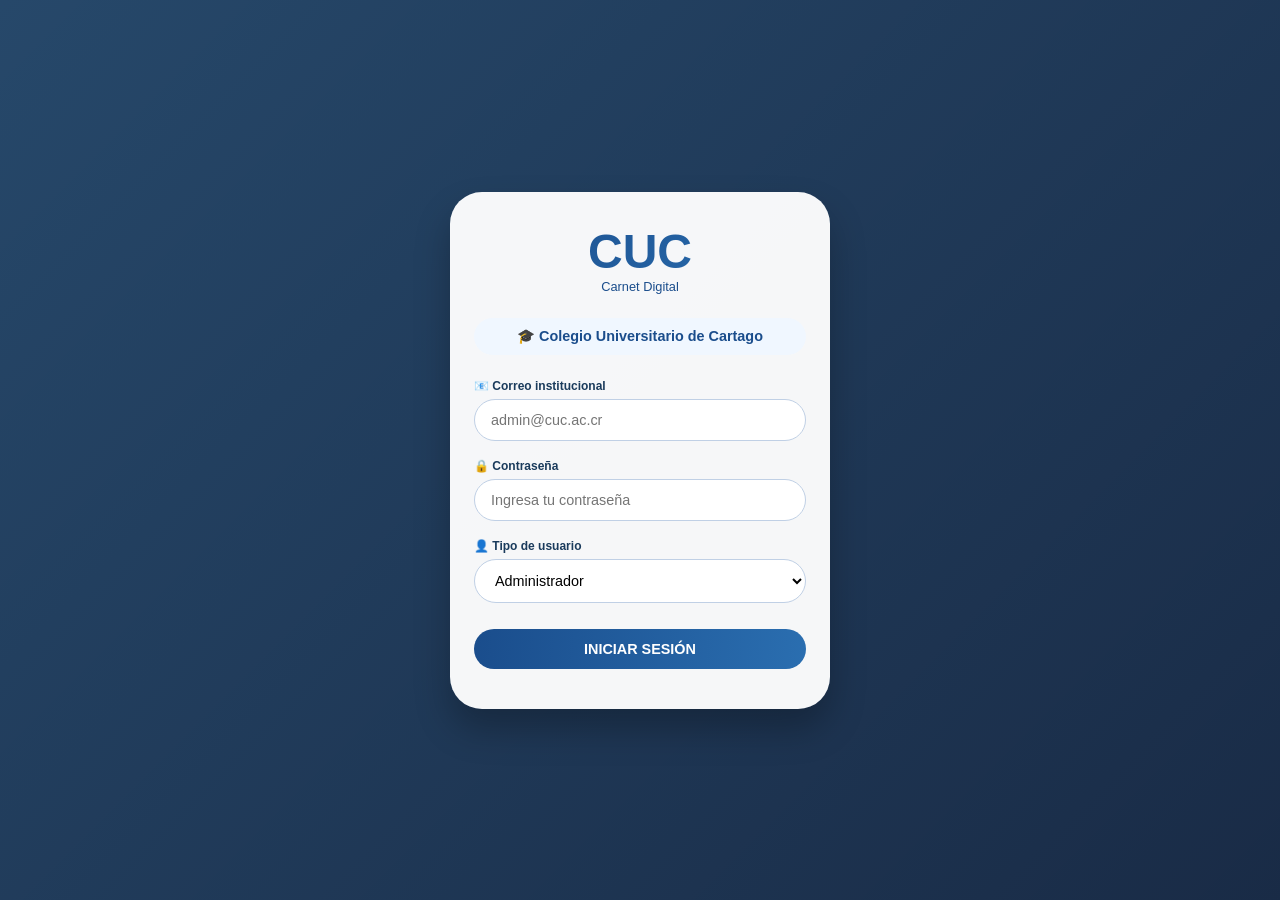
<file: LoginSRV1/index.html>
<!DOCTYPE html>
<html lang="es">
<head>
    <meta charset="UTF-8">
    <meta name="viewport" content="width=device-width, initial-scale=1.0, viewport-fit=cover">
    <title>CUC - Carnet Digital</title>
    <style>
        * {
            margin: 0;
            padding: 0;
            box-sizing: border-box;
        }

        body {
            font-family: 'Segoe UI', Roboto, 'Helvetica Neue', sans-serif;
            min-height: 100vh;
            background: linear-gradient(135deg, rgba(0, 40, 80, 0.85), rgba(0, 20, 50, 0.9)),
                        url('https://www.cuc.ac.cr/sites/default/files/styles/imagen_destacada/public/2024-02/fachada-cuc_0.jpg') center/cover no-repeat;
            background-size: cover;
            background-position: center;
            display: flex;
            align-items: center;
            justify-content: center;
            padding: 20px;
        }

        .login-container {
            width: 100%;
            max-width: 380px;
            background: rgba(255, 255, 255, 0.96);
            border-radius: 32px;
            box-shadow: 0 20px 35px rgba(0, 0, 0, 0.25);
            padding: 32px 24px 40px;
            transition: all 0.3s ease;
        }

        .cuc-header {
            text-align: center;
            margin-bottom: 24px;
        }

        .cuc-logo {
            font-size: 3rem;
            font-weight: 800;
            background: linear-gradient(135deg, #1a4d8c, #2a6eb0);
            -webkit-background-clip: text;
            background-clip: text;
            color: transparent;
        }

        .cuc-sub {
            font-size: 0.8rem;
            color: #1a4d8c;
            font-weight: 500;
        }

        .institution-name {
            text-align: center;
            font-size: 0.9rem;
            font-weight: 600;
            color: #1a4d8c;
            background: #f0f7ff;
            padding: 10px;
            border-radius: 40px;
            margin-bottom: 24px;
        }

        .input-group {
            margin-bottom: 18px;
        }

        .input-group label {
            display: block;
            font-size: 0.75rem;
            font-weight: 600;
            color: #1a3b5c;
            margin-bottom: 6px;
        }

        .input-field {
            width: 100%;
            padding: 12px 16px;
            font-size: 0.9rem;
            border: 1.5px solid #c0d0e5;
            border-radius: 28px;
            background-color: white;
            outline: none;
        }

        .input-field:focus {
            border-color: #2a6eb0;
            box-shadow: 0 0 0 3px rgba(42, 110, 176, 0.2);
        }

        .btn {
            width: 100%;
            padding: 12px;
            border: none;
            border-radius: 40px;
            font-size: 0.9rem;
            font-weight: bold;
            cursor: pointer;
            transition: 0.2s;
            margin-top: 8px;
        }

        .btn-primary {
            background: linear-gradient(95deg, #1a4d8c, #2a6eb0);
            color: white;
        }

        .btn-primary:active {
            transform: scale(0.98);
        }

        .message {
            text-align: center;
            font-size: 0.75rem;
            margin-top: 16px;
            padding: 10px;
            border-radius: 30px;
            display: none;
        }

        .message-error {
            background: #f8d7da;
            color: #721c24;
            display: block;
        }

        .message-success {
            background: #d4edda;
            color: #155724;
            display: block;
        }

        .message-info {
            background: #eef3fc;
            color: #0c6b9e;
            display: block;
        }
    </style>
</head>
<body>
<div class="login-container">
    <div class="cuc-header">
        <div class="cuc-logo">CUC</div>
        <div class="cuc-sub">Carnet Digital</div>
    </div>

    <div class="institution-name">
        🎓 Colegio Universitario de Cartago
    </div>

    <form id="loginForm">
        <div class="input-group">
            <label>📧 Correo institucional</label>
            <input type="email" id="email" class="input-field" placeholder="admin@cuc.ac.cr" required>
        </div>

        <div class="input-group">
            <label>🔒 Contraseña</label>
            <input type="password" id="password" class="input-field" placeholder="Ingresa tu contraseña" required>
        </div>

        <div class="input-group">
            <label>👤 Tipo de usuario</label>
            <select id="tipo" class="input-field">
                <option value="Administrador">Administrador</option>
                <option value="Funcionario">Funcionario</option>
                <option value="Estudiante">Estudiante</option>
            </select>
        </div>

        <button type="submit" class="btn btn-primary">INICIAR SESIÓN</button>
        <div id="message" class="message"></div>
    </form>
</div>

<script>
    const API_URL = "https://localhost:7031/api/Auth/login";

    const loginForm = document.getElementById('loginForm');
    const emailInput = document.getElementById('email');
    const passwordInput = document.getElementById('password');
    const tipoSelect = document.getElementById('tipo');
    const messageDiv = document.getElementById('message');

    function mostrarMensaje(texto, tipo) {
        messageDiv.textContent = texto;
        messageDiv.className = `message message-${tipo}`;
        setTimeout(() => {
            messageDiv.className = 'message';
        }, 5000);
    }

    async function hacerLogin(event) {
        event.preventDefault();

        const usuario = emailInput.value.trim();
        const contrasena = passwordInput.value;
        const tipo = tipoSelect.value;

        if (!usuario || !contrasena) {
            mostrarMensaje('❌ Usuario y contraseña son requeridos', 'error');
            return;
        }

        mostrarMensaje('🔐 Validando credenciales...', 'info');

        try {
            const response = await fetch(API_URL, {
                method: 'POST',
                headers: {
                    'accept': '*/*',
                    'usuario': usuario,
                    'contrasena': contrasena,
                    'tipo': tipo
                }
            });

            const data = await response.json();

            if (response.status === 201) {
                mostrarMensaje('✅ Ingreso exitoso. Bienvenido al Carnet Digital', 'success');
                
                localStorage.setItem('access_token', data.access_token);
                localStorage.setItem('refresh_token', data.refresh_token);
                localStorage.setItem('usuarioID', data.usuarioID);
                localStorage.setItem('userEmail', usuario);
                localStorage.setItem('userTipo', tipo);
                
                setTimeout(() => {
                    alert('🔐 Sesión iniciada correctamente');
                }, 500);
            } else {
                mostrarMensaje(data.mensaje || '❌ Usuario y/o contraseña incorrectos', 'error');
            }
        } catch (error) {
            console.error('Error:', error);
            mostrarMensaje('❌ Error de conexión con el servidor. ¿La API está corriendo?', 'error');
        }
    }

    loginForm.addEventListener('submit', hacerLogin);
</script>
</body>
</html>
</file>
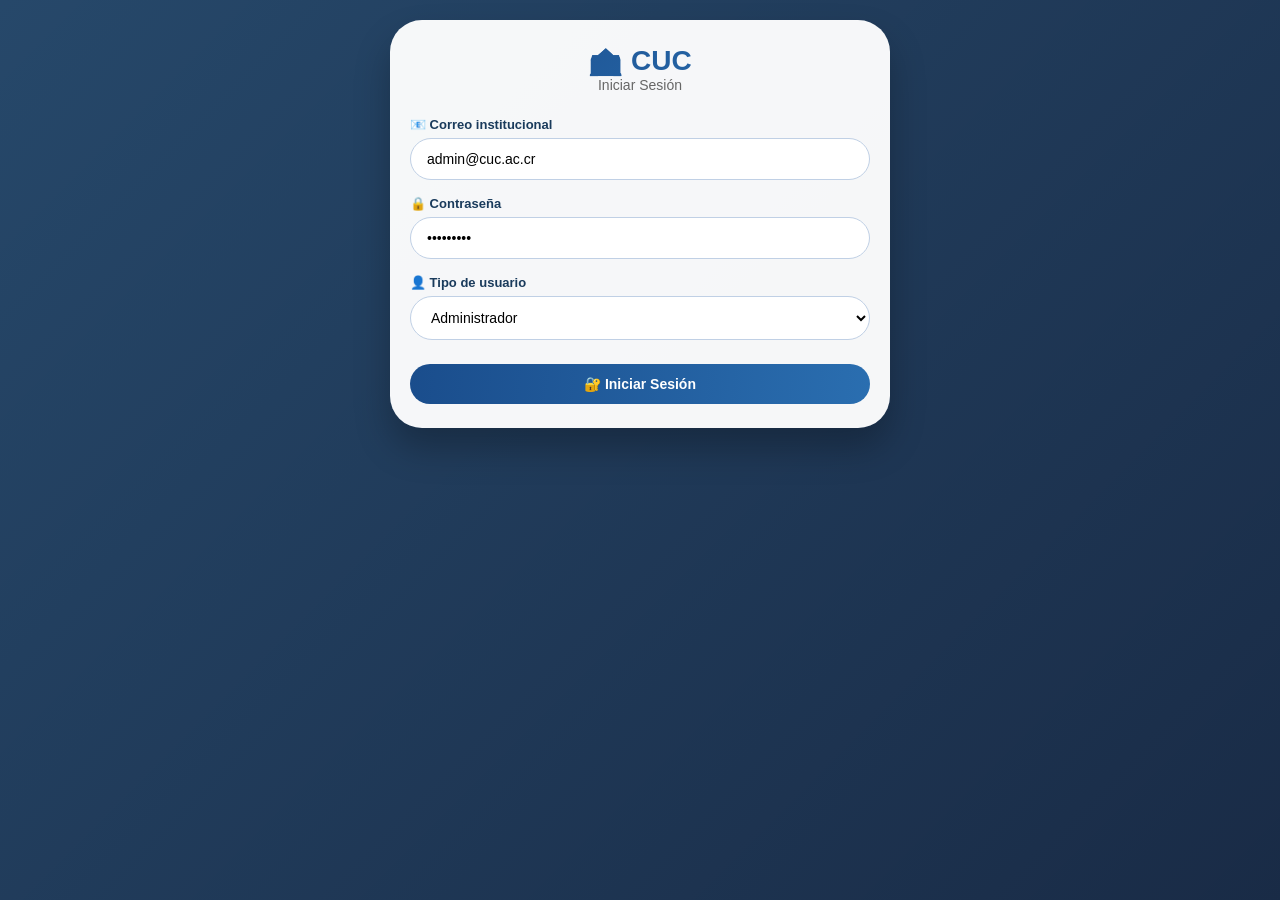
<file: TipoIdentificacionSRV6/index-tipos-identificacion.html>
<!DOCTYPE html>
<html lang="es">
<head>
    <meta charset="UTF-8">
    <meta name="viewport" content="width=device-width, initial-scale=1.0, viewport-fit=cover">
    <title>CUC - Administrar Tipos de Identificación</title>
    <style>
        * {
            margin: 0;
            padding: 0;
            box-sizing: border-box;
        }

        body {
            font-family: 'Segoe UI', Roboto, 'Helvetica Neue', sans-serif;
            min-height: 100vh;
            background: linear-gradient(135deg, rgba(0, 40, 80, 0.85), rgba(0, 20, 50, 0.9));
            background-size: cover;
            background-position: center;
            padding: 20px;
        }

        .contenedor {
            max-width: 500px;
            margin: 0 auto;
        }

        .card {
            background: rgba(255, 255, 255, 0.96);
            border-radius: 32px;
            padding: 24px 20px;
            box-shadow: 0 20px 35px rgba(0, 0, 0, 0.25);
            margin-bottom: 20px;
        }

        .header {
            text-align: center;
            margin-bottom: 24px;
        }

        .header h1 {
            font-size: 28px;
            background: linear-gradient(135deg, #1a4d8c, #2a6eb0);
            -webkit-background-clip: text;
            background-clip: text;
            color: transparent;
        }

        .header p {
            color: #666;
            font-size: 14px;
        }

        .login-info {
            background: #e8f0fe;
            padding: 12px;
            border-radius: 20px;
            margin-bottom: 20px;
            text-align: center;
            font-size: 14px;
            color: #1a4d8c;
        }

        .input-group {
            margin-bottom: 16px;
        }

        .input-group label {
            display: block;
            font-size: 13px;
            font-weight: 600;
            color: #1a3b5c;
            margin-bottom: 6px;
        }

        .input-field {
            width: 100%;
            padding: 12px 16px;
            font-size: 14px;
            border: 1.5px solid #c0d0e5;
            border-radius: 28px;
            background-color: white;
            outline: none;
        }

        .input-field:focus {
            border-color: #2a6eb0;
            box-shadow: 0 0 0 3px rgba(42, 110, 176, 0.2);
        }

        .btn {
            width: 100%;
            padding: 12px;
            border: none;
            border-radius: 40px;
            font-size: 14px;
            font-weight: bold;
            cursor: pointer;
            transition: 0.2s;
            margin-top: 8px;
        }

        .btn-primary {
            background: linear-gradient(95deg, #1a4d8c, #2a6eb0);
            color: white;
        }

        .btn-primary:active {
            transform: scale(0.98);
        }

        .btn-danger {
            background: #dc3545;
            color: white;
        }

        .btn-warning {
            background: #ffc107;
            color: #000;
        }

        .btn-secondary {
            background: #6c757d;
            color: white;
        }

        .lista {
            margin-top: 20px;
        }

        .lista h2 {
            font-size: 18px;
            color: #1a4d8c;
            margin-bottom: 12px;
        }

        .item-card {
            background: #f8f9ff;
            border-radius: 16px;
            padding: 12px;
            margin-bottom: 10px;
            border: 1px solid #e0e5ff;
            display: flex;
            justify-content: space-between;
            align-items: center;
            flex-wrap: wrap;
            gap: 10px;
        }

        .item-info {
            flex: 1;
        }

        .item-id {
            background: #1a4d8c;
            color: white;
            padding: 4px 10px;
            border-radius: 20px;
            font-size: 10px;
            font-weight: bold;
            display: inline-block;
            margin-bottom: 6px;
        }

        .item-nombre {
            font-size: 16px;
            font-weight: 600;
            color: #333;
        }

        .item-acciones {
            display: flex;
            gap: 8px;
        }

        .btn-small {
            padding: 8px 14px;
            font-size: 12px;
            border-radius: 30px;
            width: auto;
            margin-top: 0;
        }

        .mensaje {
            margin-top: 16px;
            padding: 10px;
            border-radius: 20px;
            font-size: 12px;
            text-align: center;
            display: none;
        }

        .mensaje-exito {
            background: #d4edda;
            color: #155724;
            display: block;
        }

        .mensaje-error {
            background: #f8d7da;
            color: #721c24;
            display: block;
        }

        .loading {
            text-align: center;
            padding: 20px;
            color: #666;
        }

        .oculto {
            display: none;
        }

        .boton-volver {
            background: #6c757d;
            margin-top: 10px;
        }
    </style>
</head>
<body>
<div class="contenedor">
    <!-- Panel de Login -->
    <div class="card" id="loginCard">
        <div class="header">
            <h1>🏫 CUC</h1>
            <p>Iniciar Sesión</p>
        </div>
        <div class="input-group">
            <label>📧 Correo institucional</label>
            <input type="email" id="email" class="input-field" placeholder="admin@cuc.ac.cr" value="admin@cuc.ac.cr">
        </div>
        <div class="input-group">
            <label>🔒 Contraseña</label>
            <input type="password" id="password" class="input-field" placeholder="Contraseña" value="Admin123*">
        </div>
        <div class="input-group">
            <label>👤 Tipo de usuario</label>
            <select id="tipo" class="input-field">
                <option value="Administrador">Administrador</option>
                <option value="Funcionario">Funcionario</option>
                <option value="Estudiante">Estudiante</option>
            </select>
        </div>
        <button class="btn btn-primary" id="btnLogin">🔐 Iniciar Sesión</button>
        <div id="loginMessage" class="mensaje"></div>
    </div>

    <!-- Panel de Administración de Tipos de Identificación -->
    <div id="adminPanel" class="oculto">
        <div class="card">
            <div class="header">
                <h1>🆔 Tipos de Identificación</h1>
                <p>Administración de Tipos de Identificación</p>
            </div>
            
            <div class="login-info" id="userInfo"></div>

            <!-- Formulario para crear/editar -->
            <div class="input-group">
                <label>📝 Nombre del tipo</label>
                <input type="text" id="nombre" class="input-field" placeholder="Ej: Cédula, Pasaporte, DIMEX">
                <input type="hidden" id="editId">
            </div>
            <button class="btn btn-primary" id="btnGuardar">💾 Guardar</button>
            <button class="btn btn-secondary oculto" id="btnCancelar">❌ Cancelar</button>

            <!-- Lista de tipos -->
            <div class="lista">
                <h2>📋 Lista de Tipos de Identificación</h2>
                <div id="listaTipos"></div>
            </div>

            <button class="btn btn-secondary boton-volver" id="btnLogout">🚪 Cerrar Sesión</button>
        </div>
    </div>
</div>

<script>
    // Configuración
    const LOGIN_URL = "https://localhost:7031/api/Auth/login";
    const API_URL = "https://localhost:7179/api/TipoIdentificacion";
    let authToken = localStorage.getItem('access_token');
    let userActual = JSON.parse(localStorage.getItem('userActual') || '{}');

    // Elementos
    const loginCard = document.getElementById('loginCard');
    const adminPanel = document.getElementById('adminPanel');
    const userInfo = document.getElementById('userInfo');
    const listaTipos = document.getElementById('listaTipos');
    const nombreInput = document.getElementById('nombre');
    const editIdInput = document.getElementById('editId');
    const loginMessage = document.getElementById('loginMessage');

    let editandoId = null;

    function mostrarMensaje(elemento, texto, tipo) {
        elemento.textContent = texto;
        elemento.className = `mensaje mensaje-${tipo}`;
        setTimeout(() => {
            elemento.className = 'mensaje';
        }, 4000);
    }

    async function llamarAPI(url, metodo, data = null) {
        const headers = {
            'Content-Type': 'application/json',
            'Authorization': `Bearer ${authToken}`
        };
        
        const options = {
            method: metodo,
            headers: headers
        };
        
        if (data) {
            options.body = JSON.stringify(data);
        }
        
        const response = await fetch(url, options);
        return response;
    }

    async function login(email, password, tipo) {
        try {
            const response = await fetch(LOGIN_URL, {
                method: 'POST',
                headers: {
                    'accept': '*/*',
                    'usuario': email,
                    'contrasena': password,
                    'tipo': tipo
                }
            });
            
            if (response.status === 201) {
                const data = await response.json();
                authToken = data.access_token;
                userActual = { email: email, tipo: tipo };
                localStorage.setItem('access_token', authToken);
                localStorage.setItem('userActual', JSON.stringify(userActual));
                mostrarMensaje(loginMessage, '✅ Login exitoso', 'exito');
                setTimeout(() => {
                    loginCard.classList.add('oculto');
                    adminPanel.classList.remove('oculto');
                    userInfo.innerHTML = `✅ Conectado como: <strong>${email}</strong> | 🎭 ${tipo}`;
                    cargarTipos();
                }, 500);
            } else {
                const error = await response.json();
                mostrarMensaje(loginMessage, error.mensaje || 'Credenciales incorrectas', 'error');
            }
        } catch (error) {
            console.error('Login error:', error);
            mostrarMensaje(loginMessage, '❌ Error de conexión', 'error');
        }
    }

    function logout() {
        authToken = null;
        userActual = {};
        localStorage.removeItem('access_token');
        localStorage.removeItem('userActual');
        loginCard.classList.remove('oculto');
        adminPanel.classList.add('oculto');
        document.getElementById('email').value = 'admin@cuc.ac.cr';
        document.getElementById('password').value = 'Admin123*';
        cancelarEdicion();
    }

    async function cargarTipos() {
        listaTipos.innerHTML = '<div class="loading">Cargando...</div>';
        
        try {
            const response = await llamarAPI(API_URL, 'GET');
            if (response.ok) {
                const tipos = await response.json();
                if (tipos.length === 0) {
                    listaTipos.innerHTML = '<div class="loading">📭 No hay tipos de identificación registrados</div>';
                    return;
                }
                
                listaTipos.innerHTML = '';
                tipos.forEach(tipo => {
                    const card = document.createElement('div');
                    card.className = 'item-card';
                    card.innerHTML = `
                        <div class="item-info">
                            <div class="item-id">ID: ${tipo.id}</div>
                            <div class="item-nombre">📌 ${tipo.nombre}</div>
                        </div>
                        <div class="item-acciones">
                            <button class="btn btn-warning btn-small" onclick="editarTipo(${tipo.id}, '${tipo.nombre.replace(/'/g, "\\'")}')">✏️ Editar</button>
                            <button class="btn btn-danger btn-small" onclick="eliminarTipo(${tipo.id})">🗑️ Eliminar</button>
                        </div>
                    `;
                    listaTipos.appendChild(card);
                });
            } else if (response.status === 401) {
                mostrarMensaje(loginMessage, 'Sesión expirada, inicie sesión nuevamente', 'error');
                logout();
            } else {
                listaTipos.innerHTML = '<div class="loading">❌ Error al cargar datos</div>';
            }
        } catch (error) {
            console.error('Error cargar:', error);
            listaTipos.innerHTML = '<div class="loading">❌ Error de conexión</div>';
        }
    }

    window.editarTipo = (id, nombre) => {
        editIdInput.value = id;
        nombreInput.value = nombre;
        editandoId = id;
        document.getElementById('btnGuardar').textContent = '✏️ Actualizar';
        document.getElementById('btnCancelar').classList.remove('oculto');
    };

    window.eliminarTipo = async (id) => {
        if (!confirm('¿Está seguro de eliminar este tipo de identificación?')) return;
        
        try {
            const response = await llamarAPI(`${API_URL}/${id}`, 'DELETE');
            if (response.ok) {
                mostrarMensaje(loginMessage, '✅ Tipo eliminado correctamente', 'exito');
                cargarTipos();
                if (editandoId === id) cancelarEdicion();
            } else {
                const error = await response.json();
                mostrarMensaje(loginMessage, error.mensaje || '❌ Error al eliminar', 'error');
            }
        } catch (error) {
            console.error('Error eliminar:', error);
            mostrarMensaje(loginMessage, '❌ Error de conexión', 'error');
        }
    };

    function cancelarEdicion() {
        editIdInput.value = '';
        nombreInput.value = '';
        editandoId = null;
        document.getElementById('btnGuardar').textContent = '💾 Guardar';
        document.getElementById('btnCancelar').classList.add('oculto');
    }

    document.getElementById('btnGuardar').onclick = async () => {
        const nombre = nombreInput.value.trim();
        if (!nombre) {
            mostrarMensaje(loginMessage, '❌ El nombre es requerido', 'error');
            return;
        }
        
        try {
            let response;
            if (editandoId) {
                response = await llamarAPI(`${API_URL}/${editandoId}`, 'PUT', { nombre: nombre });
            } else {
                response = await llamarAPI(API_URL, 'POST', { nombre: nombre });
            }
            
            if (response.ok) {
                const data = await response.json();
                mostrarMensaje(loginMessage, editandoId ? '✅ Actualizado' : `✅ Creado con ID: ${data.id}`, 'exito');
                cancelarEdicion();
                cargarTipos();
            } else {
                const error = await response.json();
                mostrarMensaje(loginMessage, error.mensaje || 'Error al guardar', 'error');
            }
        } catch (error) {
            console.error('Error guardar:', error);
            mostrarMensaje(loginMessage, '❌ Error de conexión', 'error');
        }
    };

    document.getElementById('btnCancelar').onclick = cancelarEdicion;
    document.getElementById('btnLogin').onclick = () => {
        const email = document.getElementById('email').value.trim();
        const password = document.getElementById('password').value;
        const tipo = document.getElementById('tipo').value;
        login(email, password, tipo);
    };
    document.getElementById('btnLogout').onclick = logout;

    // Verificar sesión al cargar
    if (authToken && userActual.email) {
        loginCard.classList.add('oculto');
        adminPanel.classList.remove('oculto');
        userInfo.innerHTML = `✅ Conectado como: <strong>${userActual.email}</strong> | 🎭 ${userActual.tipo}`;
        cargarTipos();
    }
</script>
</body>
</html>
</file>
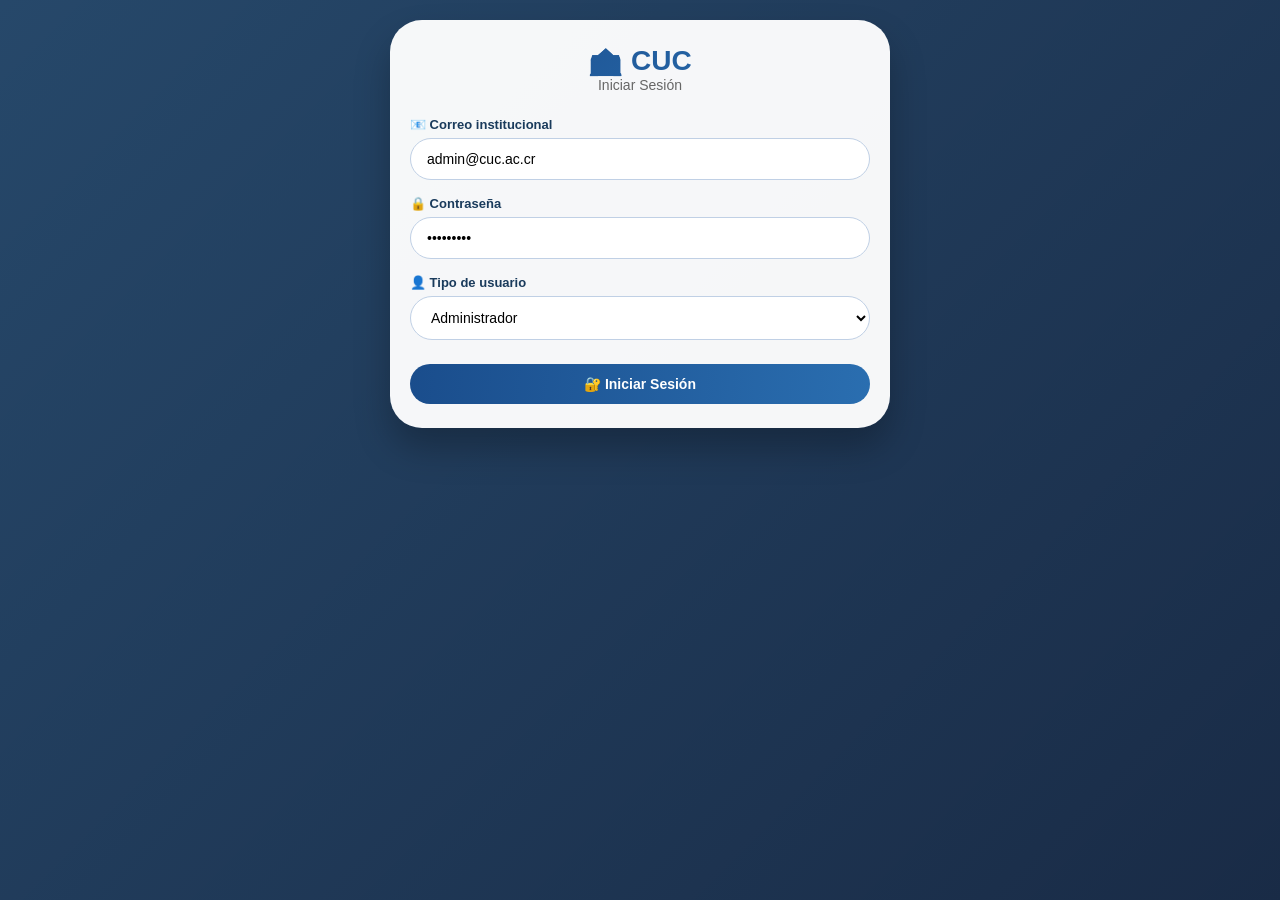
<file: TipoUsuarioSRV5/index-tipos.html>
<!DOCTYPE html>
<html lang="es">
<head>
    <meta charset="UTF-8">
    <meta name="viewport" content="width=device-width, initial-scale=1.0, viewport-fit=cover">
    <title>CUC - Administrar Tipos de Usuario</title>
    <style>
        * {
            margin: 0;
            padding: 0;
            box-sizing: border-box;
        }

        body {
            font-family: 'Segoe UI', Roboto, 'Helvetica Neue', sans-serif;
            min-height: 100vh;
            background: linear-gradient(135deg, rgba(0, 40, 80, 0.85), rgba(0, 20, 50, 0.9));
            background-size: cover;
            background-position: center;
            padding: 20px;
        }

        .contenedor {
            max-width: 500px;
            margin: 0 auto;
        }

        .card {
            background: rgba(255, 255, 255, 0.96);
            border-radius: 32px;
            padding: 24px 20px;
            box-shadow: 0 20px 35px rgba(0, 0, 0, 0.25);
            margin-bottom: 20px;
        }

        .header {
            text-align: center;
            margin-bottom: 24px;
        }

        .header h1 {
            font-size: 28px;
            background: linear-gradient(135deg, #1a4d8c, #2a6eb0);
            -webkit-background-clip: text;
            background-clip: text;
            color: transparent;
        }

        .header p {
            color: #666;
            font-size: 14px;
        }

        .login-info {
            background: #e8f0fe;
            padding: 12px;
            border-radius: 20px;
            margin-bottom: 20px;
            text-align: center;
            font-size: 14px;
            color: #1a4d8c;
        }

        .input-group {
            margin-bottom: 16px;
        }

        .input-group label {
            display: block;
            font-size: 13px;
            font-weight: 600;
            color: #1a3b5c;
            margin-bottom: 6px;
        }

        .input-field {
            width: 100%;
            padding: 12px 16px;
            font-size: 14px;
            border: 1.5px solid #c0d0e5;
            border-radius: 28px;
            background-color: white;
            outline: none;
        }

        .input-field:focus {
            border-color: #2a6eb0;
            box-shadow: 0 0 0 3px rgba(42, 110, 176, 0.2);
        }

        .btn {
            width: 100%;
            padding: 12px;
            border: none;
            border-radius: 40px;
            font-size: 14px;
            font-weight: bold;
            cursor: pointer;
            transition: 0.2s;
            margin-top: 8px;
        }

        .btn-primary {
            background: linear-gradient(95deg, #1a4d8c, #2a6eb0);
            color: white;
        }

        .btn-primary:active {
            transform: scale(0.98);
        }

        .btn-danger {
            background: #dc3545;
            color: white;
        }

        .btn-warning {
            background: #ffc107;
            color: #000;
        }

        .btn-secondary {
            background: #6c757d;
            color: white;
        }

        .lista {
            margin-top: 20px;
        }

        .lista h2 {
            font-size: 18px;
            color: #1a4d8c;
            margin-bottom: 12px;
        }

        .item-card {
            background: #f8f9ff;
            border-radius: 16px;
            padding: 12px;
            margin-bottom: 10px;
            border: 1px solid #e0e5ff;
            display: flex;
            justify-content: space-between;
            align-items: center;
            flex-wrap: wrap;
            gap: 10px;
        }

        .item-info {
            flex: 1;
        }

        .item-id {
            background: #1a4d8c;
            color: white;
            padding: 4px 10px;
            border-radius: 20px;
            font-size: 10px;
            font-weight: bold;
            display: inline-block;
            margin-bottom: 6px;
        }

        .item-nombre {
            font-size: 16px;
            font-weight: 600;
            color: #333;
        }

        .item-acciones {
            display: flex;
            gap: 8px;
        }

        .btn-small {
            padding: 8px 14px;
            font-size: 12px;
            border-radius: 30px;
            width: auto;
            margin-top: 0;
        }

        .mensaje {
            margin-top: 16px;
            padding: 10px;
            border-radius: 20px;
            font-size: 12px;
            text-align: center;
            display: none;
        }

        .mensaje-exito {
            background: #d4edda;
            color: #155724;
            display: block;
        }

        .mensaje-error {
            background: #f8d7da;
            color: #721c24;
            display: block;
        }

        .loading {
            text-align: center;
            padding: 20px;
            color: #666;
        }

        .oculto {
            display: none;
        }

        .boton-volver {
            background: #6c757d;
            margin-top: 10px;
        }
    </style>
</head>
<body>
<div class="contenedor">
    <!-- Panel de Login -->
    <div class="card" id="loginCard">
        <div class="header">
            <h1>🏫 CUC</h1>
            <p>Iniciar Sesión</p>
        </div>
        <div class="input-group">
            <label>📧 Correo institucional</label>
            <input type="email" id="email" class="input-field" placeholder="admin@cuc.ac.cr" value="admin@cuc.ac.cr">
        </div>
        <div class="input-group">
            <label>🔒 Contraseña</label>
            <input type="password" id="password" class="input-field" placeholder="Contraseña" value="Admin123*">
        </div>
        <div class="input-group">
            <label>👤 Tipo de usuario</label>
            <select id="tipo" class="input-field">
                <option value="Administrador">Administrador</option>
                <option value="Funcionario">Funcionario</option>
                <option value="Estudiante">Estudiante</option>
            </select>
        </div>
        <button class="btn btn-primary" id="btnLogin">🔐 Iniciar Sesión</button>
        <div id="loginMessage" class="mensaje"></div>
    </div>

    <!-- Panel de Administración de Tipos de Usuario -->
    <div id="adminPanel" class="oculto">
        <div class="card">
            <div class="header">
                <h1>📋 Tipos de Usuario</h1>
                <p>Administración de Tipos de Usuario</p>
            </div>
            
            <div class="login-info" id="userInfo"></div>

            <!-- Formulario para crear/editar -->
            <div class="input-group">
                <label>📝 Nombre del tipo</label>
                <input type="text" id="nombre" class="input-field" placeholder="Ej: Invitado, Becario, etc.">
                <input type="hidden" id="editId">
            </div>
            <button class="btn btn-primary" id="btnGuardar">💾 Guardar</button>
            <button class="btn btn-secondary oculto" id="btnCancelar">❌ Cancelar</button>

            <!-- Lista de tipos -->
            <div class="lista">
                <h2>📋 Lista de Tipos</h2>
                <div id="listaTipos"></div>
            </div>

            <button class="btn btn-secondary boton-volver" id="btnLogout">🚪 Cerrar Sesión</button>
        </div>
    </div>
</div>

<script>
    // Configuración
    const LOGIN_URL = "https://localhost:7031/api/Auth/login";
    const API_URL = "https://localhost:7178/api/TipoUsuario";
    let authToken = localStorage.getItem('access_token');
    let userActual = JSON.parse(localStorage.getItem('userActual') || '{}');

    // Elementos
    const loginCard = document.getElementById('loginCard');
    const adminPanel = document.getElementById('adminPanel');
    const userInfo = document.getElementById('userInfo');
    const listaTipos = document.getElementById('listaTipos');
    const nombreInput = document.getElementById('nombre');
    const editIdInput = document.getElementById('editId');
    const loginMessage = document.getElementById('loginMessage');

    let editandoId = null;

    function mostrarMensaje(elemento, texto, tipo) {
        elemento.textContent = texto;
        elemento.className = `mensaje mensaje-${tipo}`;
        setTimeout(() => {
            elemento.className = 'mensaje';
        }, 4000);
    }

    async function llamarAPI(url, metodo, data = null) {
        const headers = {
            'Content-Type': 'application/json',
            'Authorization': `Bearer ${authToken}`
        };
        
        const options = {
            method: metodo,
            headers: headers
        };
        
        if (data) {
            options.body = JSON.stringify(data);
        }
        
        const response = await fetch(url, options);
        return response;
    }

    async function login(email, password, tipo) {
        try {
            const response = await fetch(LOGIN_URL, {
                method: 'POST',
                headers: {
                    'accept': '*/*',
                    'usuario': email,
                    'contrasena': password,
                    'tipo': tipo
                }
            });
            
            if (response.status === 201) {
                const data = await response.json();
                authToken = data.access_token;
                userActual = { email: email, tipo: tipo };
                localStorage.setItem('access_token', authToken);
                localStorage.setItem('userActual', JSON.stringify(userActual));
                mostrarMensaje(loginMessage, '✅ Login exitoso', 'exito');
                setTimeout(() => {
                    loginCard.classList.add('oculto');
                    adminPanel.classList.remove('oculto');
                    userInfo.innerHTML = `✅ Conectado como: <strong>${email}</strong> | 🎭 ${tipo}`;
                    cargarTipos();
                }, 500);
            } else {
                const error = await response.json();
                mostrarMensaje(loginMessage, error.mensaje || 'Credenciales incorrectas', 'error');
            }
        } catch (error) {
            console.error('Login error:', error);
            mostrarMensaje(loginMessage, '❌ Error de conexión', 'error');
        }
    }

    function logout() {
        authToken = null;
        userActual = {};
        localStorage.removeItem('access_token');
        localStorage.removeItem('userActual');
        loginCard.classList.remove('oculto');
        adminPanel.classList.add('oculto');
        document.getElementById('email').value = 'admin@cuc.ac.cr';
        document.getElementById('password').value = 'Admin123*';
        cancelarEdicion();
    }

    async function cargarTipos() {
        listaTipos.innerHTML = '<div class="loading">Cargando...</div>';
        
        try {
            const response = await llamarAPI(API_URL, 'GET');
            if (response.ok) {
                const tipos = await response.json();
                if (tipos.length === 0) {
                    listaTipos.innerHTML = '<div class="loading">📭 No hay tipos de usuario registrados</div>';
                    return;
                }
                
                listaTipos.innerHTML = '';
                tipos.forEach(tipo => {
                    const card = document.createElement('div');
                    card.className = 'item-card';
                    card.innerHTML = `
                        <div class="item-info">
                            <div class="item-id">ID: ${tipo.id}</div>
                            <div class="item-nombre">📌 ${tipo.nombre}</div>
                        </div>
                        <div class="item-acciones">
                            <button class="btn btn-warning btn-small" onclick="editarTipo(${tipo.id}, '${tipo.nombre.replace(/'/g, "\\'")}')">✏️ Editar</button>
                            <button class="btn btn-danger btn-small" onclick="eliminarTipo(${tipo.id})">🗑️ Eliminar</button>
                        </div>
                    `;
                    listaTipos.appendChild(card);
                });
            } else if (response.status === 401) {
                mostrarMensaje(loginMessage, 'Sesión expirada, inicie sesión nuevamente', 'error');
                logout();
            } else {
                listaTipos.innerHTML = '<div class="loading">❌ Error al cargar datos</div>';
            }
        } catch (error) {
            console.error('Error cargar:', error);
            listaTipos.innerHTML = '<div class="loading">❌ Error de conexión</div>';
        }
    }

    window.editarTipo = (id, nombre) => {
        editIdInput.value = id;
        nombreInput.value = nombre;
        editandoId = id;
        document.getElementById('btnGuardar').textContent = '✏️ Actualizar';
        document.getElementById('btnCancelar').classList.remove('oculto');
    };

    window.eliminarTipo = async (id) => {
        if (!confirm('¿Está seguro de eliminar este tipo de usuario?')) return;
        
        try {
            const response = await llamarAPI(`${API_URL}/${id}`, 'DELETE');
            if (response.ok) {
                mostrarMensaje(loginMessage, '✅ Tipo eliminado correctamente', 'exito');
                cargarTipos();
                if (editandoId === id) cancelarEdicion();
            } else {
                const error = await response.json();
                mostrarMensaje(loginMessage, error.mensaje || '❌ Error al eliminar', 'error');
            }
        } catch (error) {
            console.error('Error eliminar:', error);
            mostrarMensaje(loginMessage, '❌ Error de conexión', 'error');
        }
    };

    function cancelarEdicion() {
        editIdInput.value = '';
        nombreInput.value = '';
        editandoId = null;
        document.getElementById('btnGuardar').textContent = '💾 Guardar';
        document.getElementById('btnCancelar').classList.add('oculto');
    }

    document.getElementById('btnGuardar').onclick = async () => {
        const nombre = nombreInput.value.trim();
        if (!nombre) {
            mostrarMensaje(loginMessage, '❌ El nombre es requerido', 'error');
            return;
        }
        
        try {
            let response;
            if (editandoId) {
                response = await llamarAPI(`${API_URL}/${editandoId}`, 'PUT', { nombre: nombre });
            } else {
                response = await llamarAPI(API_URL, 'POST', { nombre: nombre });
            }
            
            if (response.ok) {
                const data = await response.json();
                mostrarMensaje(loginMessage, editandoId ? '✅ Actualizado' : `✅ Creado con ID: ${data.id}`, 'exito');
                cancelarEdicion();
                cargarTipos();
            } else {
                const error = await response.json();
                mostrarMensaje(loginMessage, error.mensaje || 'Error al guardar', 'error');
            }
        } catch (error) {
            console.error('Error guardar:', error);
            mostrarMensaje(loginMessage, '❌ Error de conexión', 'error');
        }
    };

    document.getElementById('btnCancelar').onclick = cancelarEdicion;
    document.getElementById('btnLogin').onclick = () => {
        const email = document.getElementById('email').value.trim();
        const password = document.getElementById('password').value;
        const tipo = document.getElementById('tipo').value;
        login(email, password, tipo);
    };
    document.getElementById('btnLogout').onclick = logout;

    // Verificar sesión al cargar
    if (authToken && userActual.email) {
        loginCard.classList.add('oculto');
        adminPanel.classList.remove('oculto');
        userInfo.innerHTML = `✅ Conectado como: <strong>${userActual.email}</strong> | 🎭 ${userActual.tipo}`;
        cargarTipos();
    }
</script>
</body>
</html>
</file>
